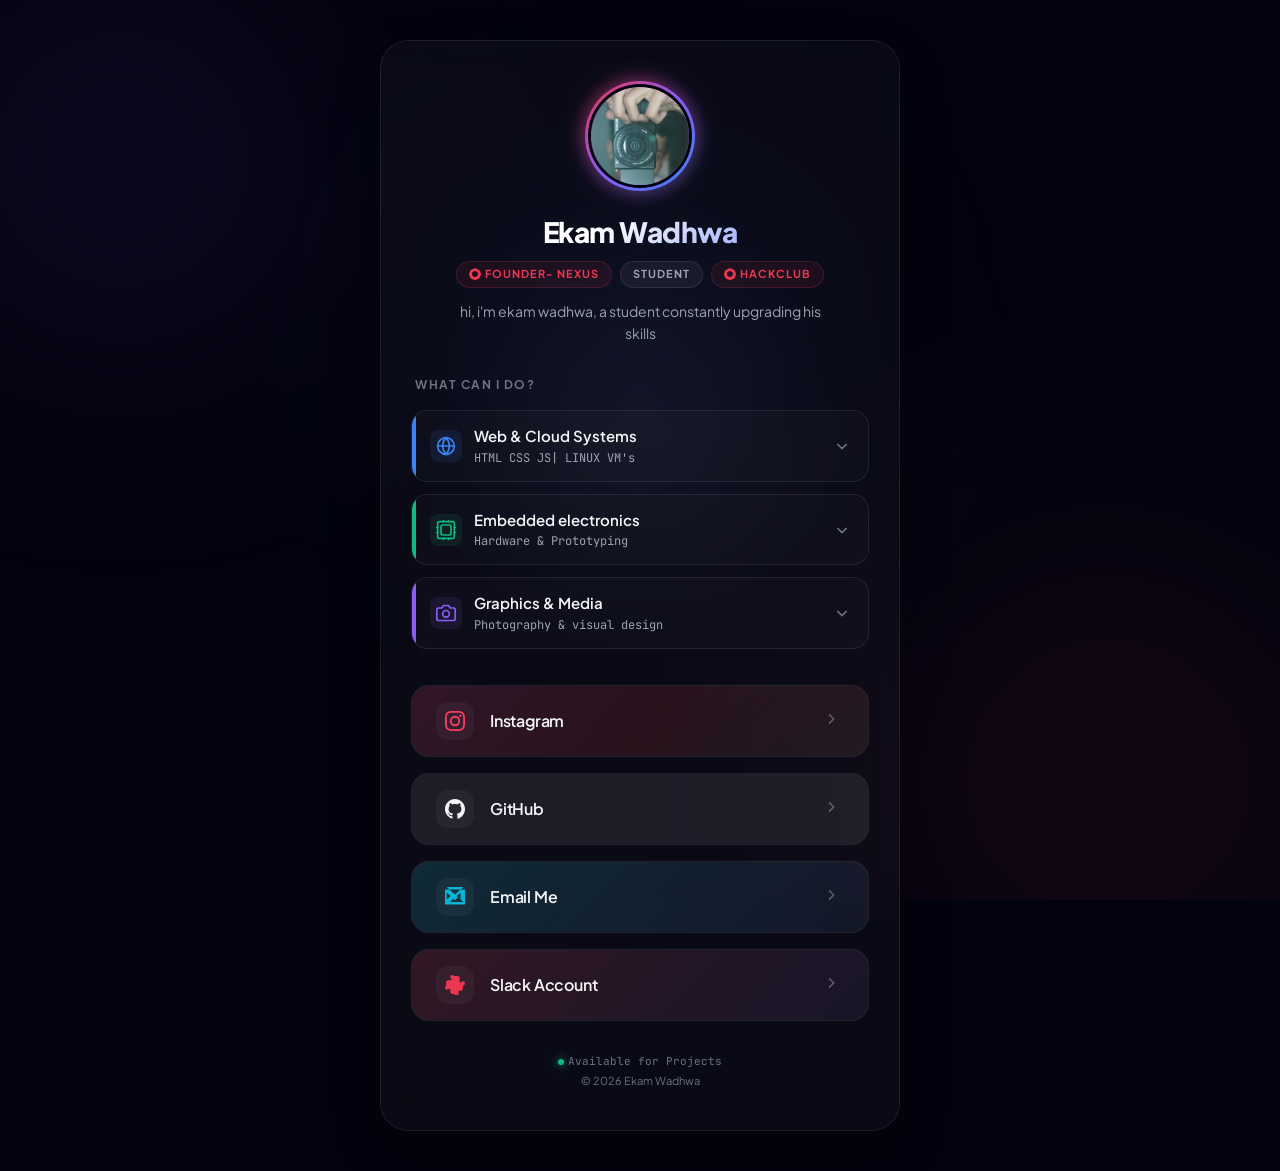
<file: index.html>
<!doctype html>
<html lang="en">
  <head>
    <meta charset="UTF-8" />
    <meta name="viewport" content="width=device-width, initial-scale=1.0" />
    <meta
      name="description"
      content="Ekam Wadhwa - Student, Maker, and Hack Clubber. Portfolio and social links for web development, embedded electronics, photography, and graphic design."
    />
    <meta name="author" content="Ekam Wadhwa" />
    <meta property="og:title" content="Ekam Wadhwa | Portfolio" />
    <meta
      property="og:description"
      content="Student & Maker specializing in web development, embedded electronics, and visual design."
    />
    <meta property="og:type" content="website" />

    <title>ekam.links</title>

    <!-- CSS Stylesheet -->
    <link rel="stylesheet" href="style.css" />
  </head>
  <body>
    <!-- Floating animated background blobs -->
    <div class="bg-glow-container" aria-hidden="true">
      <div class="glow-blob blob1"></div>
      <div class="glow-blob blob2"></div>
      <div class="glow-blob blob3"></div>
    </div>

    <!-- Interactive cursor background glow -->
    <div class="cursor-highlight" id="cursorHighlight" aria-hidden="true"></div>

    <!-- Main glass container -->
    <main class="portfolio-card" id="portfolioCard">
      <!-- Skeleton Loader (shows while loading) -->
      <div id="skeletonLoader" class="skeleton-container">
        <div class="skeleton-avatar"></div>
        <div class="skeleton-name"></div>
        <div class="skeleton-badges">
          <div class="skeleton-badge"></div>
          <div class="skeleton-badge"></div>
          <div class="skeleton-badge"></div>
        </div>
        <div class="skeleton-tagline"></div>
        
        <div class="skeleton-section-title"></div>
        <div class="skeleton-skills">
          <div class="skeleton-skill"></div>
          <div class="skeleton-skill"></div>
          <div class="skeleton-skill"></div>
        </div>
        
        <div class="skeleton-section-title"></div>
        <div class="skeleton-links">
          <div class="skeleton-link"></div>
          <div class="skeleton-link"></div>
          <div class="skeleton-link"></div>
          <div class="skeleton-link"></div>
        </div>
        
        <div class="skeleton-footer">
          <div class="skeleton-footer-line1"></div>
          <div class="skeleton-footer-line2"></div>
        </div>
      </div>

      <!-- Real Portfolio Content (hidden initially) -->
      <div id="portfolioContent" style="display: none; opacity: 0; transition: opacity 0.5s ease;">
        <!-- Profile Header -->
        <header class="profile-header">
          <div class="avatar-container">
            <div class="avatar-glow" id="avatarGlow"></div>
            <div class="avatar" id="avatarContainer">
              <!-- Local custom avatar -->
              <img
                id="avatarImg"
                src="avatar/avatar.png"
                alt="Avatar"
                style="width: 100%; height: 100%; object-fit: cover"
              />
            </div>
          </div>

          <h1 class="name" id="nameTitle">Ekam Wadhwa</h1>

          <div class="badge-row" id="badgeRow">
            <!-- Dynamic Badges -->
          </div>

          <p class="tagline" id="taglineText">
            hi, i'm ekam wadhwa, a student constantly upgrading his skills
          </p>
        </header>

        <!-- Interactive Skills Showcase -->
        <section class="skills-container" aria-label="Skills & Capabilities">
          <h2 class="section-title">What can I Do?</h2>
          <div class="skills-grid" id="skillsGrid">
            <!-- Dynamic Skills -->
          </div>
        </section>

        <!-- Social Links (Linktree Core) -->
        <section class="links-container" aria-label="Social Links" id="linksContainer">
          <!-- Dynamic Links -->
        </section>

        <!-- Footer -->
        <footer class="portfolio-footer" id="portfolioFooter">
          <!-- Dynamic Footer -->
        </footer>
      </div>
    </main>

    <!-- JS Logic -->
    <script src="script.js"></script>
  </body>
</html>
</file>
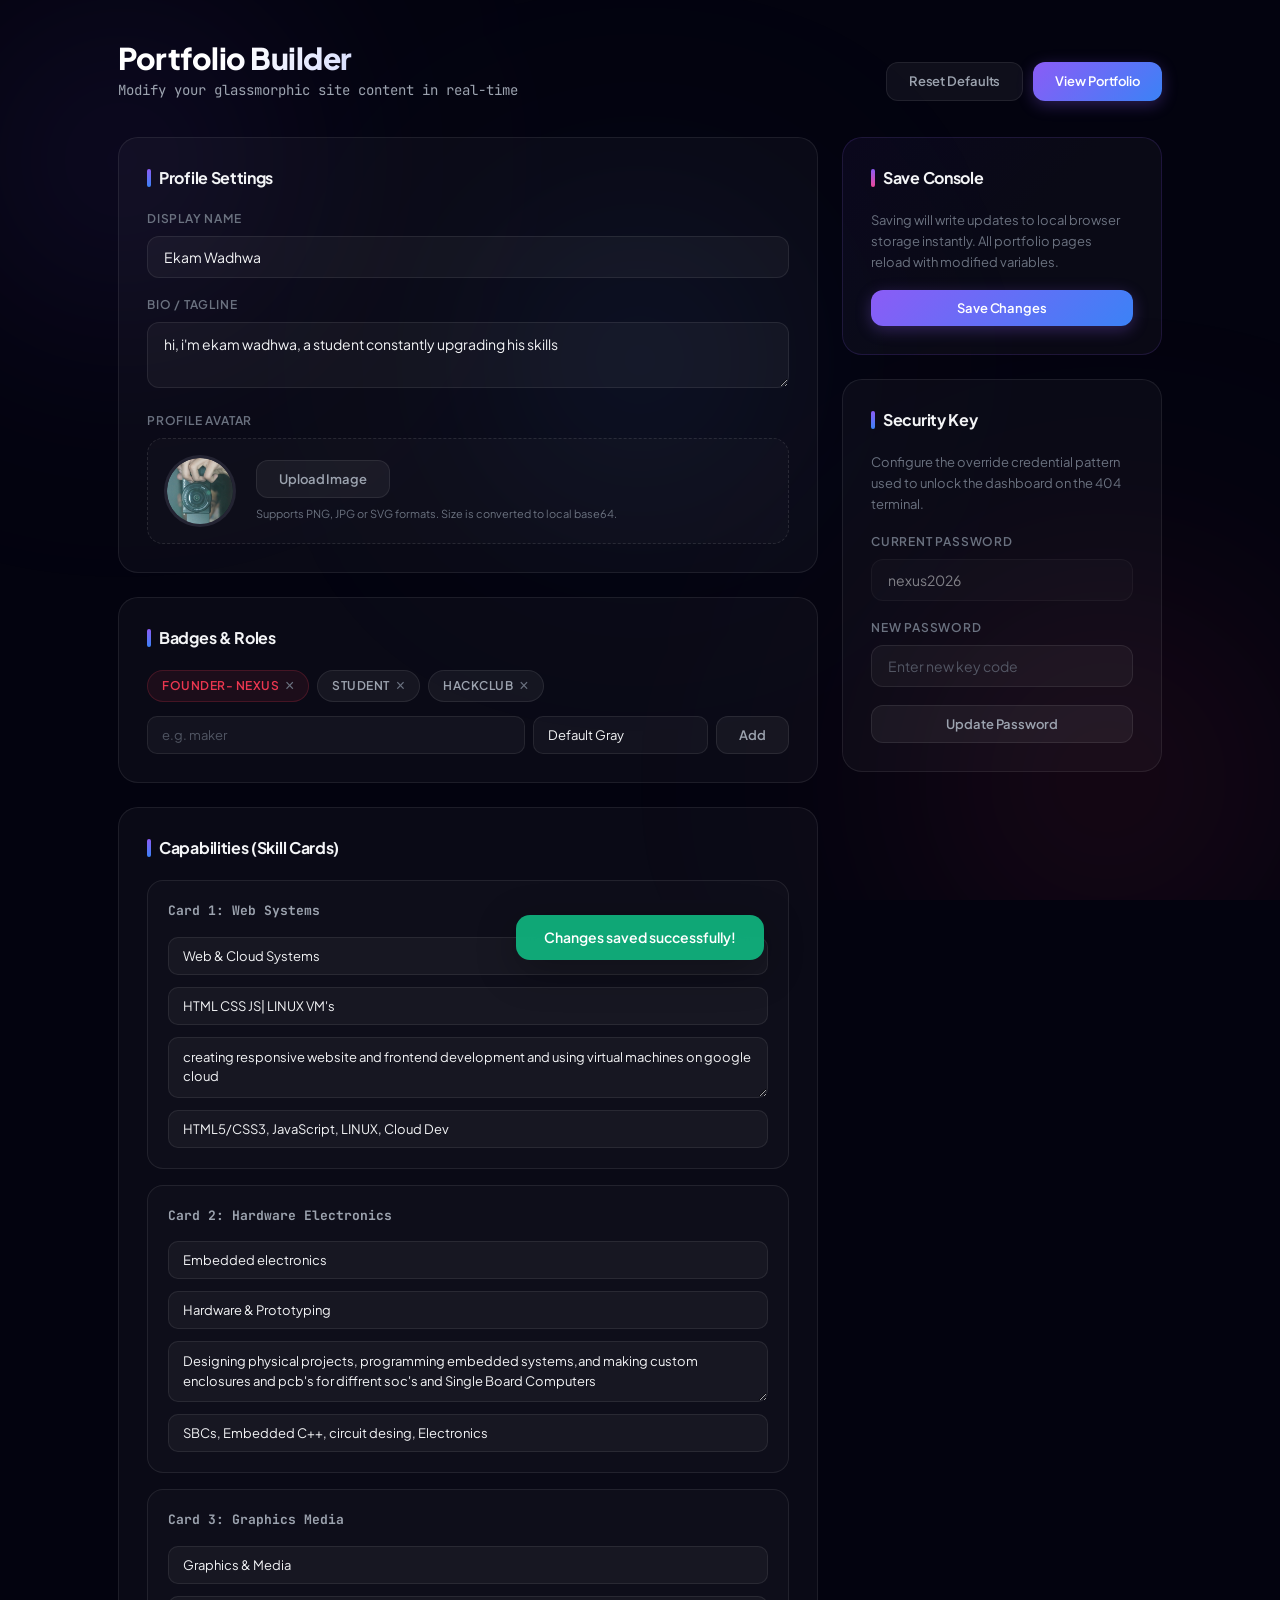
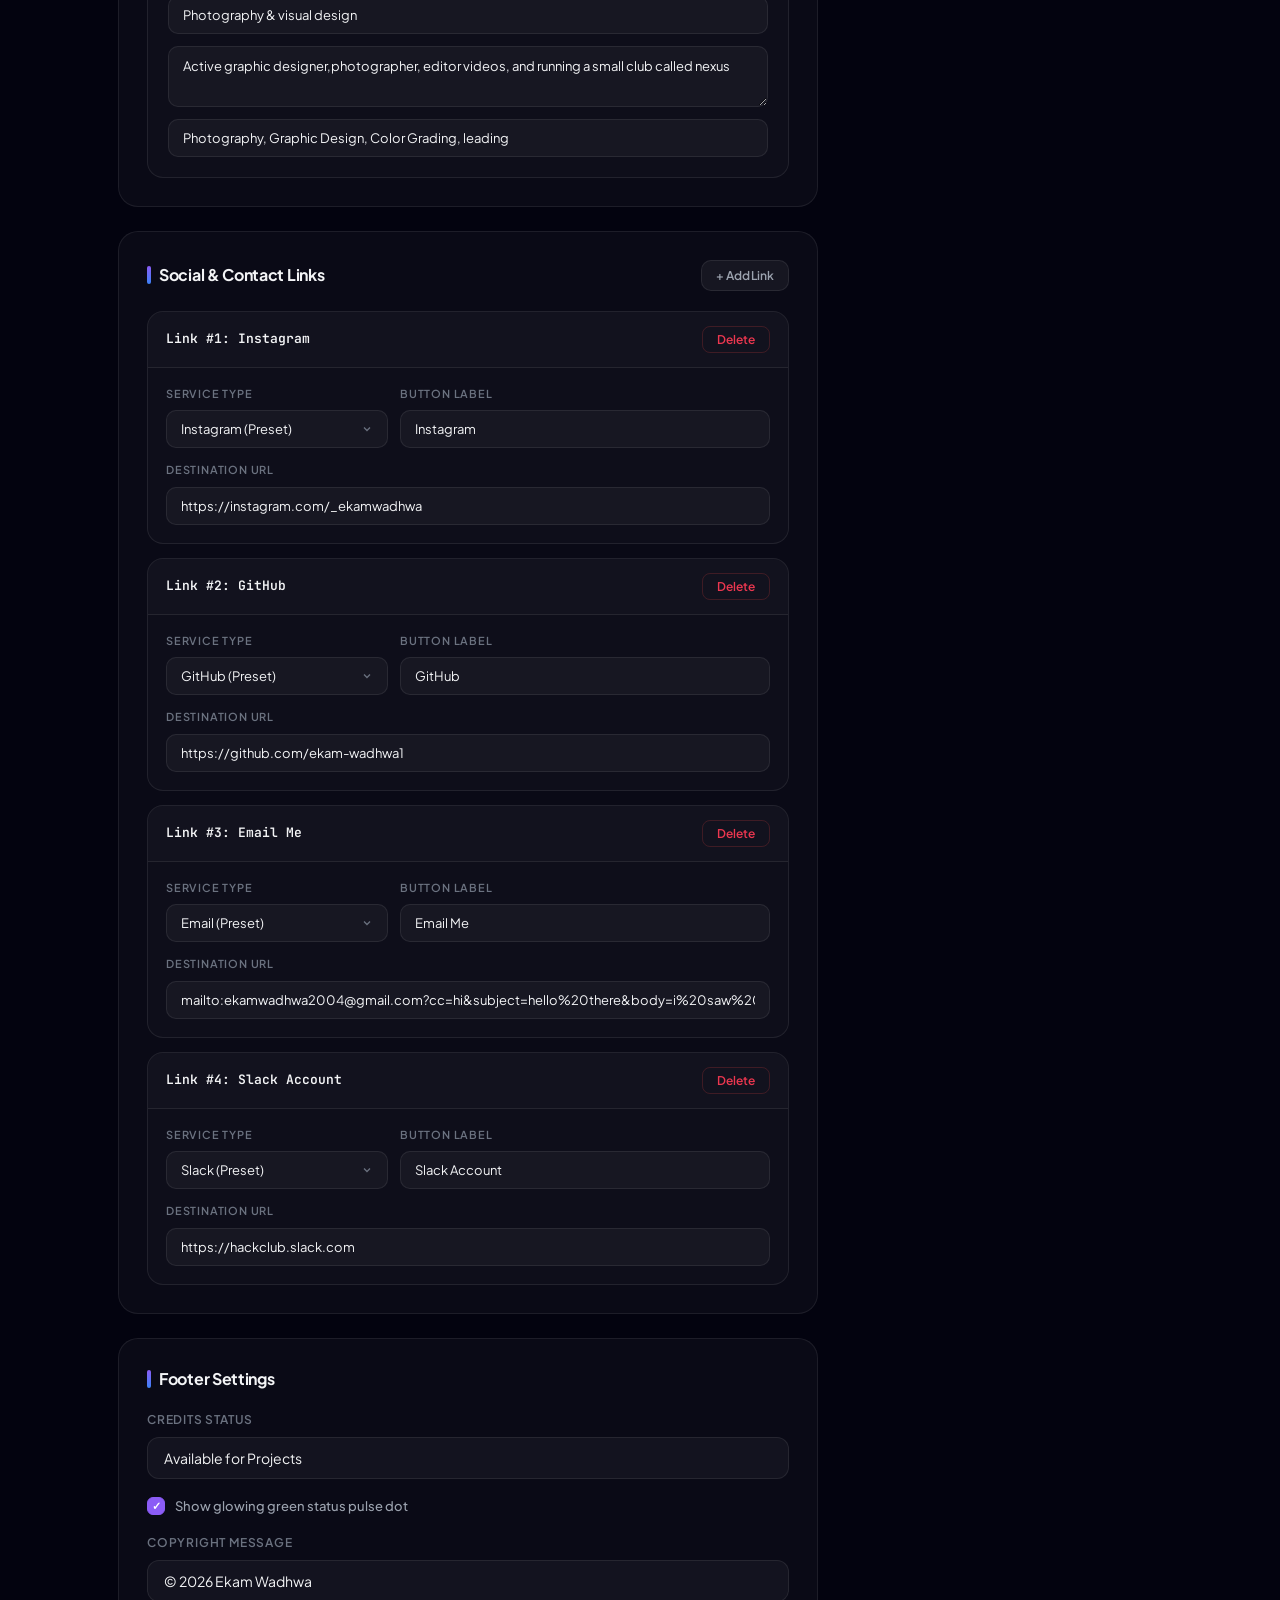
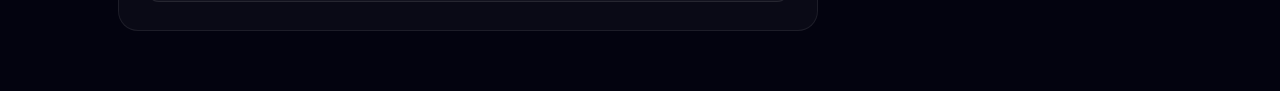
<file: edit.html>
<!doctype html>
<html lang="en">
  <head>
    <meta charset="UTF-8" />
    <meta name="viewport" content="width=device-width, initial-scale=1.0" />
    <title>Portfolio Console - Dashboard</title>
    <link rel="stylesheet" href="style.css" />
    <link rel="stylesheet" href="edit.css" />
  </head>
  <body>
    <!-- Floating background glow blobs -->
    <div class="bg-glow-container" aria-hidden="true">
      <div class="glow-blob blob1"></div>
      <div class="glow-blob blob2"></div>
      <div class="glow-blob blob3"></div>
    </div>

    <div class="editor-container">
      <header class="editor-header">
        <div>
          <h1 class="editor-title">Portfolio Builder</h1>
          <p class="editor-subtitle">Modify your glassmorphic site content in real-time</p>
        </div>
        <div class="header-actions">
          <button class="btn-secondary" onclick="resetToDefaults()">Reset Defaults</button>
          <a href="index.html" class="btn-primary">View Portfolio</a>
        </div>
      </header>

      <div class="editor-grid">
        <!-- Main Form Settings -->
        <main class="editor-main">
          
          <!-- Section 1: Profile -->
          <section class="settings-card">
            <h2 class="card-title">Profile Settings</h2>
            <div class="form-group">
              <label for="profileName">Display Name</label>
              <input type="text" id="profileName" placeholder="Ekam Wadhwa" />
            </div>
            <div class="form-group">
              <label for="profileTagline">Bio / Tagline</label>
              <textarea id="profileTagline" rows="2" placeholder="Tell visitors about yourself..."></textarea>
            </div>
            <div class="form-group">
              <label>Profile Avatar</label>
              <div class="avatar-upload-zone">
                <div class="avatar-preview-container">
                  <img id="avatarPreview" src="avatar/avatar.png" alt="Avatar Preview" />
                </div>
                <div class="upload-controls">
                  <input type="file" id="avatarFileInput" accept="image/*" style="display: none;" onchange="handleAvatarUpload(this)" />
                  <button class="btn-secondary" onclick="document.getElementById('avatarFileInput').click()">Upload Image</button>
                  <p class="upload-tip">Supports PNG, JPG or SVG formats. Size is converted to local base64.</p>
                </div>
              </div>
            </div>
          </section>

          <!-- Section 2: Badges -->
          <section class="settings-card">
            <h2 class="card-title">Badges & Roles</h2>
            <div class="badge-manager">
              <div class="badge-list" id="badgeList">
                <!-- Badges dynamically rendered here -->
              </div>
              <div class="add-badge-form">
                <input type="text" id="newBadgeText" placeholder="e.g. maker" />
                <select id="newBadgeType">
                  <option value="default">Default Gray</option>
                  <option value="hackclub">Hack Club Red (w/ Flag)</option>
                </select>
                <button class="btn-secondary" onclick="addBadge()">Add</button>
              </div>
            </div>
          </section>

          <!-- Section 3: Skills -->
          <section class="settings-card">
            <h2 class="card-title">Capabilities (Skill Cards)</h2>
            
            <div class="skill-tabs-container">
              <!-- Skill card forms -->
              <div class="skill-edit-box">
                <h3 class="skill-box-title">Card 1: Web Systems</h3>
                <input type="text" id="skill0Title" placeholder="Title" />
                <input type="text" id="skill0Subtitle" placeholder="Subtitle" />
                <textarea id="skill0Desc" placeholder="Description" rows="2"></textarea>
                <input type="text" id="skill0Tags" placeholder="Tags (comma-separated)" />
              </div>
              
              <div class="skill-edit-box">
                <h3 class="skill-box-title">Card 2: Hardware Electronics</h3>
                <input type="text" id="skill1Title" placeholder="Title" />
                <input type="text" id="skill1Subtitle" placeholder="Subtitle" />
                <textarea id="skill1Desc" placeholder="Description" rows="2"></textarea>
                <input type="text" id="skill1Tags" placeholder="Tags (comma-separated)" />
              </div>
              
              <div class="skill-edit-box">
                <h3 class="skill-box-title">Card 3: Graphics Media</h3>
                <input type="text" id="skill2Title" placeholder="Title" />
                <input type="text" id="skill2Subtitle" placeholder="Subtitle" />
                <textarea id="skill2Desc" placeholder="Description" rows="2"></textarea>
                <input type="text" id="skill2Tags" placeholder="Tags (comma-separated)" />
              </div>
            </div>
          </section>

          <!-- Section 4: Social Links -->
          <section class="settings-card">
            <div class="section-header-flex">
              <h2 class="card-title">Social & Contact Links</h2>
              <button class="btn-secondary btn-sm" onclick="addLinkBlock()">+ Add Link</button>
            </div>
            <div class="links-list-manager" id="linksList">
              <!-- Links dynamically rendered here -->
            </div>
          </section>

          <!-- Section 5: Footer settings -->
          <section class="settings-card">
            <h2 class="card-title">Footer Settings</h2>
            <div class="form-group">
              <label for="footerCredits">Credits Status</label>
              <input type="text" id="footerCredits" placeholder="e.g. Available for Projects" />
            </div>
            <div class="form-group checkbox-group">
              <input type="checkbox" id="footerPulseDot" />
              <label for="footerPulseDot">Show glowing green status pulse dot</label>
            </div>
            <div class="form-group">
              <label for="footerCopyright">Copyright Message</label>
              <input type="text" id="footerCopyright" placeholder="e.g. &copy; 2026 Ekam Wadhwa" />
            </div>
          </section>

        </main>

        <!-- Sidebar Actions & Configurations -->
        <aside class="editor-sidebar">
          
          <!-- Save Console Panel -->
          <div class="settings-card save-panel">
            <h2 class="card-title">Save Console</h2>
            <p class="sidebar-text">Saving will write updates to local browser storage instantly. All portfolio pages reload with modified variables.</p>
            <button class="btn-primary w-full text-center" onclick="savePortfolioState()">Save Changes</button>
          </div>

          <!-- Password Settings -->
          <div class="settings-card">
            <h2 class="card-title">Security Key</h2>
            <p class="sidebar-text">Configure the override credential pattern used to unlock the dashboard on the 404 terminal.</p>
            <div class="form-group">
              <label for="currentPassword">Current Password</label>
              <input type="text" id="currentPassword" readonly class="input-disabled" />
            </div>
            <div class="form-group">
              <label for="newPassword">New Password</label>
              <input type="text" id="newPassword" placeholder="Enter new key code" />
            </div>
            <button class="btn-secondary w-full" onclick="changePassword()">Update Password</button>
          </div>

        </aside>
      </div>
    </div>

    <!-- Floating toast banner notification -->
    <div class="toast" id="toastMessage">Changes saved successfully!</div>

    <script>
      const DEFAULT_AVATAR = "avatar/avatar.png";

      // Fallback state structure matching script.js
      const DEFAULT_STATE = {
        name: "Ekam Wadhwa",
        tagline: "hi, i'm ekam wadhwa, a student constantly upgrading his skills",
        avatar: DEFAULT_AVATAR,
        badges: [
          { text: "founder- nexus", type: "hackclub" },
          { text: "student", type: "default" },
          { text: "hackclub", type: "default" }
        ],
        skillsTitle: "What can I Do?",
        skills: [
          {
            id: "web",
            title: "Web & Cloud Systems",
            subtitle: "HTML CSS JS| LINUX VM's",
            description: "creating responsive website and frontend development and using virtual machines on google cloud",
            tags: ["HTML5/CSS3", "JavaScript", "LINUX", "Cloud Dev"],
            class: "web",
            icon: `<svg width="20" height="20" fill="none" stroke="currentColor" stroke-width="2" stroke-linecap="round" stroke-linejoin="round" viewBox="0 0 24 24"><circle cx="12" cy="12" r="10"></circle><line x1="2" y1="12" x2="22" y2="12"></line><path d="M12 2a15.3 15.3 0 0 1 4 10 15.3 15.3 0 0 1-4 10 15.3 15.3 0 0 1-4-10 15.3 15.3 0 0 1 4-10z"></path></svg>`
          },
          {
            id: "hardware",
            title: "Embedded electronics",
            subtitle: "Hardware & Prototyping",
            description: "Designing physical projects, programming embedded systems,and making custom enclosures and pcb's for diffrent soc's and Single Board Computers",
            tags: ["SBCs", "Embedded C++", "circuit desing", "Electronics"],
            class: "hardware",
            icon: `<svg width="20" height="20" fill="none" stroke="currentColor" stroke-width="2" stroke-linecap="round" stroke-linejoin="round" viewBox="0 0 24 24"><rect x="2" y="2" width="20" height="20" rx="2" ry="2"></rect><rect x="6" y="6" width="12" height="12" rx="2" ry="2"></rect><line x1="9" y1="1" x2="9" y2="2"></line><line x1="15" y1="1" x2="15" y2="2"></line><line x1="9" y1="22" x2="9" y2="23"></line><line x1="15" y1="22" x2="15" y2="23"></line><line x1="22" y1="9" x2="23" y2="9"></line><line x1="22" y1="15" x2="23" y2="15"></line><line x1="1" y1="9" x2="2" y2="9"></line><line x1="1" y1="15" x2="2" y2="15"></line></svg>`
          },
          {
            id: "design",
            title: "Graphics & Media",
            subtitle: "Photography & visual design",
            description: "Active graphic designer,photographer, editor videos, and running a small club called nexus",
            tags: ["Photography", "Graphic Design", "Color Grading", "leading"],
            class: "design",
            icon: `<svg width="20" height="20" fill="none" stroke="currentColor" stroke-width="2" stroke-linecap="round" stroke-linejoin="round" viewBox="0 0 24 24"><path d="M23 19a2 2 0 0 1-2 2H3a2 2 0 0 1-2-2V8a2 2 0 0 1 2-2h4l2-3h6l2 3h4a2 2 0 0 1 2 2z"></path><circle cx="12" cy="13" r="4"></circle></svg>`
          }
        ],
        links: [
          {
            id: "insta",
            text: "Instagram",
            url: "https://instagram.com/_ekamwadhwa",
            type: "instagram",
            icon: "instagram"
          },
          {
            id: "github",
            text: "GitHub",
            url: "https://github.com/ekam-wadhwa1",
            type: "github",
            icon: "github"
          },
          {
            id: "email",
            text: "Email Me",
            url: "mailto:ekamwadhwa2004@gmail.com?",
            type: "email",
            icon: "email"
          },
          {
            id: "slack",
            text: "Slack Account",
            url: "https://hackclub.slack.com",
            type: "slack",
            icon: "slack"
          }
        ],
        footer: {
          credits: "Available for Projects",
          copyright: "© 2026 Ekam Wadhwa",
          pulseDot: true
        }
      };

      let state = {};

      // Initialize dashboard inputs from LocalStorage state
      function loadDashboard() {
        const stored = localStorage.getItem('portfolioState');
        if (stored) {
          try {
            state = JSON.parse(stored);
            if (!state.avatar || state.avatar === "avatar.png") {
              state.avatar = DEFAULT_AVATAR;
              localStorage.setItem('portfolioState', JSON.stringify(state));
            }
          } catch(e) {
            state = JSON.parse(JSON.stringify(DEFAULT_STATE));
          }
        } else {
          state = JSON.parse(JSON.stringify(DEFAULT_STATE));
        }

        // Profile mapping
        document.getElementById('profileName').value = state.name || '';
        document.getElementById('profileTagline').value = state.tagline || '';
        document.getElementById('avatarPreview').src = state.avatar || DEFAULT_AVATAR;

        // Security code
        document.getElementById('currentPassword').value = localStorage.getItem('portfolioPassword') || 'nexus2026';

        // Badges mapping
        renderBadgesList();

        // Skills mapping
        for(let i=0; i<3; i++) {
          if (state.skills && state.skills[i]) {
            document.getElementById(`skill${i}Title`).value = state.skills[i].title || '';
            document.getElementById(`skill${i}Subtitle`).value = state.skills[i].subtitle || '';
            document.getElementById(`skill${i}Desc`).value = state.skills[i].description || '';
            document.getElementById(`skill${i}Tags`).value = (state.skills[i].tags || []).join(', ');
          }
        }

        // Links list mapping
        renderLinksList();

        // Footer mapping
        if (state.footer) {
          document.getElementById('footerCredits').value = state.footer.credits || '';
          document.getElementById('footerPulseDot').checked = !!state.footer.pulseDot;
          document.getElementById('footerCopyright').value = state.footer.copyright || '';
        }
      }

      // Badges builder UI
      function renderBadgesList() {
        const badgeList = document.getElementById('badgeList');
        badgeList.innerHTML = '';
        if (!state.badges || state.badges.length === 0) {
          badgeList.innerHTML = `<p class="empty-tip text-muted">No badges added yet.</p>`;
          return;
        }
        state.badges.forEach((b, idx) => {
          const chip = document.createElement('div');
          chip.className = `badge-chip ${b.type === 'hackclub' ? 'badge-hackclub' : ''}`;
          chip.innerHTML = `
            <span>${b.text}</span>
            <button onclick="removeBadge(${idx})">&times;</button>
          `;
          badgeList.appendChild(chip);
        });
      }

      function addBadge() {
        const input = document.getElementById('newBadgeText');
        const select = document.getElementById('newBadgeType');
        const text = input.value.trim();
        if (!text) return;
        
        if (!state.badges) state.badges = [];
        state.badges.push({ text: text, type: select.value });
        input.value = '';
        
        renderBadgesList();
      }

      function removeBadge(idx) {
        state.badges.splice(idx, 1);
        renderBadgesList();
      }

      // Avatar conversion to base64 data url
      function handleAvatarUpload(input) {
        if (input.files && input.files[0]) {
          const reader = new FileReader();
          reader.onload = function(e) {
            state.avatar = e.target.result;
            document.getElementById('avatarPreview').src = e.target.result;
          }
          reader.readAsDataURL(input.files[0]);
        }
      }

      // Links builder UI
      function renderLinksList() {
        const listDiv = document.getElementById('linksList');
        listDiv.innerHTML = '';
        if (!state.links || state.links.length === 0) {
          listDiv.innerHTML = `<p class="empty-tip text-muted">No links configured.</p>`;
          return;
        }

        state.links.forEach((link, idx) => {
          const block = document.createElement('div');
          block.className = 'link-edit-block';
          
          const isPreset = ['instagram', 'github', 'email', 'slack'].includes(link.type ? link.type.toLowerCase() : '');
          
          block.innerHTML = `
            <div class="link-edit-header">
              <span class="link-index-title">Link #${idx + 1}: ${link.text || 'Unnamed'}</span>
              <button class="btn-remove-link" onclick="removeLink(${idx})">Delete</button>
            </div>
            <div class="link-edit-fields">
              <div class="form-group-flex">
                <div class="form-group select-wrap">
                  <label>Service Type</label>
                  <select onchange="updateLinkType(${idx}, this.value)" class="link-type-select">
                    <option value="instagram" ${link.type === 'instagram' ? 'selected' : ''}>Instagram (Preset)</option>
                    <option value="github" ${link.type === 'github' ? 'selected' : ''}>GitHub (Preset)</option>
                    <option value="email" ${link.type === 'email' ? 'selected' : ''}>Email (Preset)</option>
                    <option value="slack" ${link.type === 'slack' ? 'selected' : ''}>Slack (Preset)</option>
                    <option value="custom" ${!isPreset ? 'selected' : ''}>Custom/Other Website</option>
                  </select>
                </div>
                <div class="form-group flex-2">
                  <label>Button Label</label>
                  <input type="text" value="${link.text || ''}" oninput="updateLinkText(${idx}, this.value)" placeholder="e.g. LinkedIn" />
                </div>
              </div>
              <div class="form-group">
                <label>Destination URL</label>
                <input type="text" value="${link.url || ''}" oninput="updateLinkUrl(${idx}, this.value)" placeholder="e.g. https://linkedin.com/in/..." />
              </div>
              
              <!-- Custom Styling overrides (visible if type is custom) -->
              <div class="custom-link-fields" style="display: ${!isPreset ? 'block' : 'none'};">
                <div class="form-group-flex">
                  <div class="form-group">
                    <label>Icon</label>
                    <select onchange="updateLinkIconPreset(${idx}, this.value)">
                      <option value="globe" ${link.icon === 'globe' ? 'selected' : ''}>Globe (Default)</option>
                      <option value="instagram" ${link.icon === 'instagram' ? 'selected' : ''}>Instagram Icon</option>
                      <option value="github" ${link.icon === 'github' ? 'selected' : ''}>GitHub Icon</option>
                      <option value="email" ${link.icon === 'email' ? 'selected' : ''}>Mail Envelope</option>
                      <option value="slack" ${link.icon === 'slack' ? 'selected' : ''}>Slack Logo</option>
                      <option value="custom" ${link.customIcon ? 'selected' : ''}>Upload Custom Icon</option>
                    </select>
                  </div>
                  
                  <div class="form-group file-icon-upload" style="display: ${link.icon === 'custom' || link.customIcon ? 'block' : 'none'};">
                    <label>Icon File</label>
                    <input type="file" accept="image/*" onchange="handleLinkIconUpload(event, ${idx})" />
                  </div>
                </div>

                <div class="custom-style-colors">
                  <div class="form-group-color">
                    <label>Text Color</label>
                    <input type="color" value="${link.textColor || '#ffffff'}" onchange="updateLinkStyle(${idx}, 'textColor', this.value)" />
                  </div>
                  <div class="form-group-color">
                    <label>Hover Border</label>
                    <input type="color" value="${rgbaToHex(link.borderColor) || '#ffffff'}" onchange="updateLinkColorStyle(${idx}, 'borderColor', this.value, 0.5)" />
                  </div>
                  <div class="form-group-color">
                    <label>Glow Shadow</label>
                    <input type="color" value="${rgbaToHex(link.glowColor) || '#3b82f6'}" onchange="updateLinkColorStyle(${idx}, 'glowColor', this.value, 0.4)" />
                  </div>
                </div>
              </div>
            </div>
          `;
          listDiv.appendChild(block);
        });
      }

      // Helper function to convert RGB/RGBA color inputs back to Hex
      function rgbaToHex(rgba) {
        if (!rgba) return '#ffffff';
        if (rgba.startsWith('#')) return rgba;
        const parts = rgba.match(/^rgba?\((\d+),\s*(\d+),\s*(\d+)(?:,\s*([\d.]+))?\)$/);
        if (!parts) return '#ffffff';
        const r = parseInt(parts[1]).toString(16).padStart(2, '0');
        const g = parseInt(parts[2]).toString(16).padStart(2, '0');
        const b = parseInt(parts[3]).toString(16).padStart(2, '0');
        return `#${r}${g}${b}`;
      }

      function addLinkBlock() {
        if (!state.links) state.links = [];
        state.links.push({
          id: 'link_' + Date.now(),
          text: 'New Link',
          url: 'https://',
          type: 'custom',
          icon: 'globe',
          textColor: '#ffffff',
          borderColor: 'rgba(255, 255, 255, 0.2)',
          glowColor: 'rgba(255, 255, 255, 0.1)',
          bgColor: 'rgba(255, 255, 255, 0.03)'
        });
        renderLinksList();
      }

      function removeLink(idx) {
        state.links.splice(idx, 1);
        renderLinksList();
      }

      function updateLinkText(idx, val) {
        state.links[idx].text = val;
      }

      function updateLinkUrl(idx, val) {
        state.links[idx].url = val;
      }

      function updateLinkType(idx, val) {
        state.links[idx].type = val;
        // Reset defaults on service switch
        if (val !== 'custom') {
          state.links[idx].icon = val;
          delete state.links[idx].customIcon;
          delete state.links[idx].borderColor;
          delete state.links[idx].glowColor;
          delete state.links[idx].textColor;
        } else {
          state.links[idx].icon = 'globe';
          state.links[idx].textColor = '#ffffff';
          state.links[idx].borderColor = 'rgba(255, 255, 255, 0.2)';
          state.links[idx].glowColor = 'rgba(255, 255, 255, 0.1)';
        }
        renderLinksList();
      }

      function updateLinkIconPreset(idx, val) {
        state.links[idx].icon = val;
        if (val !== 'custom') {
          delete state.links[idx].customIcon;
        }
        renderLinksList();
      }

      function handleLinkIconUpload(event, idx) {
        const file = event.target.files[0];
        if (file) {
          const reader = new FileReader();
          reader.onload = function(e) {
            state.links[idx].customIcon = e.target.result;
          };
          reader.readAsDataURL(file);
        }
      }

      function updateLinkStyle(idx, key, val) {
        state.links[idx][key] = val;
      }

      function hexToRgba(hex, alpha) {
        const r = parseInt(hex.slice(1, 3), 16);
        const g = parseInt(hex.slice(3, 5), 16);
        const b = parseInt(hex.slice(5, 7), 16);
        return `rgba(${r}, ${g}, ${b}, ${alpha})`;
      }

      function updateLinkColorStyle(idx, key, hexVal, alpha) {
        state.links[idx][key] = hexToRgba(hexVal, alpha);
      }

      // Password Manager
      function changePassword() {
        const newPass = document.getElementById('newPassword').value.trim();
        if (!newPass) {
          showToast("Password cannot be blank!", true);
          return;
        }
        localStorage.setItem('portfolioPassword', newPass);
        document.getElementById('currentPassword').value = newPass;
        document.getElementById('newPassword').value = '';
        showToast("Access password updated!");
      }

      // State Save Action
      function savePortfolioState() {
        // Build state object values
        state.name = document.getElementById('profileName').value.trim();
        state.tagline = document.getElementById('profileTagline').value.trim();

        // Re-compile skill card data
        if (!state.skills) state.skills = [];
        for(let i=0; i<3; i++) {
          if (!state.skills[i]) {
            state.skills[i] = { id: i===0 ? 'web' : i===1 ? 'hardware' : 'design', class: i===0 ? 'web' : i===1 ? 'hardware' : 'design' };
          }
          state.skills[i].title = document.getElementById(`skill${i}Title`).value.trim();
          state.skills[i].subtitle = document.getElementById(`skill${i}Subtitle`).value.trim();
          state.skills[i].description = document.getElementById(`skill${i}Desc`).value.trim();
          state.skills[i].tags = document.getElementById(`skill${i}Tags`).value.split(',').map(t => t.trim()).filter(t => t);
        }

        // Footer mapping
        if (!state.footer) state.footer = {};
        state.footer.credits = document.getElementById('footerCredits').value.trim();
        state.footer.pulseDot = document.getElementById('footerPulseDot').checked;
        state.footer.copyright = document.getElementById('footerCopyright').value.trim();

        // Write to localstorage
        localStorage.setItem('portfolioState', JSON.stringify(state));
        showToast("All changes saved successfully!");
      }

      // Toast notification helper
      function showToast(message, isError = false) {
        const toast = document.getElementById('toastMessage');
        toast.textContent = message;
        toast.style.background = isError ? "rgba(239, 68, 68, 0.9)" : "rgba(16, 185, 129, 0.9)";
        toast.className = "toast show";
        setTimeout(() => {
          toast.className = "toast";
        }, 3000);
      }

      // Reset action
      function resetToDefaults() {
        if (confirm("Are you sure you want to revert all edits back to defaults? This will erase custom avatar/links settings.")) {
          localStorage.removeItem('portfolioState');
          loadDashboard();
          showToast("Portfolio variables reset to default.");
        }
      }

      // Key shortcut check: Ctrl+Alt+Shift redirects back to 404
      window.addEventListener('keydown', (e) => {
        if (e.altKey && e.ctrlKey && e.shiftKey) {
          e.preventDefault();
          window.location.href = '404.html';
        }
      });

      // Init on load
      window.onload = loadDashboard;
    </script>
  </body>
</html>
</file>
<file: style.css>
@import url('https://fonts.googleapis.com/css2?family=Plus+Jakarta+Sans:wght@300;400;500;600;700;800&family=JetBrains+Mono:wght@400;500;600&display=swap');

:root {
  --bg-color: #03030f;
  --card-bg: rgba(255, 255, 255, 0.03);
  --card-border: rgba(255, 255, 255, 0.08);
  --card-hover-border: rgba(255, 255, 255, 0.2);
  --text-primary: #f3f4f6;
  --text-secondary: #9ca3af;
  --text-muted: #6b7280;
  
  /* Brand/Skill Colors */
  --color-hackclub: #ec3750;
  --color-web: #3b82f6;
  --color-hardware: #10b981;
  --color-design: #8b5cf6;
  
  /* Social Gradients & Glows */
  --glow-instagram: rgba(225, 48, 108, 0.4);
  --glow-github: rgba(255, 255, 255, 0.15);
  --glow-email: rgba(6, 182, 212, 0.4);
  --glow-slack: rgba(236, 55, 80, 0.4); /* Hack Club / Slack vibe */
  
  /* Transitions */
  --transition-smooth: all 0.4s cubic-bezier(0.16, 1, 0.3, 1);
  --transition-fast: all 0.2s cubic-bezier(0.16, 1, 0.3, 1);
}

* {
  box-sizing: border-box;
  margin: 0;
  padding: 0;
}

body {
  font-family: 'Plus Jakarta Sans', -apple-system, BlinkMacSystemFont, "Segoe UI", Roboto, Helvetica, Arial, sans-serif;
  background-color: var(--bg-color);
  color: var(--text-primary);
  min-height: 100vh;
  display: flex;
  justify-content: center;
  align-items: center;
  overflow-x: hidden;
  position: relative;
  line-height: 1.5;
  -webkit-font-smoothing: antialiased;
}

/* Background floating glow blobs */
.bg-glow-container {
  position: fixed;
  top: 0;
  left: 0;
  width: 100vw;
  height: 100vh;
  z-index: -2;
  overflow: hidden;
  pointer-events: none;
}

.glow-blob {
  position: absolute;
  border-radius: 50%;
  filter: blur(100px);
  opacity: 0.15;
  mix-blend-mode: screen;
  animation: float 20s infinite alternate ease-in-out;
}

.blob1 {
  width: 500px;
  height: 500px;
  background: radial-gradient(circle, rgba(139,92,246,0.8) 0%, rgba(0,0,0,0) 70%);
  top: -10%;
  left: -10%;
  animation-duration: 25s;
}

.blob2 {
  width: 600px;
  height: 600px;
  background: radial-gradient(circle, rgba(236,55,80,0.8) 0%, rgba(0,0,0,0) 70%);
  bottom: -20%;
  right: -10%;
  animation-duration: 30s;
  animation-delay: -5s;
}

.blob3 {
  width: 400px;
  height: 400px;
  background: radial-gradient(circle, rgba(59,130,246,0.8) 0%, rgba(0,0,0,0) 70%);
  top: 40%;
  left: 50%;
  transform: translate(-50%, -50%);
  animation-duration: 22s;
  animation-delay: -10s;
}

@keyframes float {
  0% {
    transform: translate(0, 0) scale(1);
  }
  50% {
    transform: translate(40px, -60px) scale(1.1);
  }
  100% {
    transform: translate(-20px, 30px) scale(0.95);
  }
}

/* Custom cursor tracker highlight background */
.cursor-highlight {
  position: fixed;
  top: 0;
  left: 0;
  width: 100vw;
  height: 100vh;
  z-index: -1;
  pointer-events: none;
  background: radial-gradient(
    600px circle at var(--mouse-x, 50%) var(--mouse-y, 50%),
    rgba(255, 255, 255, 0.03),
    transparent 40%
  );
}

/* Glass Card Portfolio Container */
.portfolio-card {
  width: 100%;
  max-width: 520px;
  padding: 40px 30px;
  margin: 40px 20px;
  background: var(--card-bg);
  border: 1px solid var(--card-border);
  border-radius: 28px;
  backdrop-filter: blur(20px);
  -webkit-backdrop-filter: blur(20px);
  box-shadow: 0 20px 50px rgba(0, 0, 0, 0.3);
  text-align: center;
  position: relative;
  z-index: 10;
  animation: cardFadeIn 1s cubic-bezier(0.16, 1, 0.3, 1) forwards;
}

@keyframes cardFadeIn {
  from {
    opacity: 0;
    transform: translateY(30px);
  }
  to {
    opacity: 1;
    transform: translateY(0);
  }
}

/* Profile Section */
.profile-header {
  margin-bottom: 32px;
  display: flex;
  flex-direction: column;
  align-items: center;
}

.avatar-container {
  position: relative;
  width: 110px;
  height: 110px;
  margin-bottom: 20px;
  border-radius: 50%;
  padding: 3px;
  background: linear-gradient(135deg, var(--color-hackclub), var(--color-design), var(--color-web));
  box-shadow: 0 0 20px rgba(236, 55, 80, 0.2);
}

.avatar {
  width: 100%;
  height: 100%;
  border-radius: 50%;
  background: #111122;
  display: flex;
  justify-content: center;
  align-items: center;
  overflow: hidden;
  border: 3px solid #03030f;
}

.avatar svg {
  width: 55%;
  height: 55%;
  fill: #fff;
  opacity: 0.95;
}

.avatar-glow {
  position: absolute;
  top: 0;
  left: 0;
  width: 100%;
  height: 100%;
  border-radius: 50%;
  background: linear-gradient(135deg, var(--color-hackclub), var(--color-design), var(--color-web));
  filter: blur(10px);
  z-index: -1;
  opacity: 0.6;
  animation: rotateGlow 8s linear infinite;
}

@keyframes rotateGlow {
  100% {
    transform: rotate(360deg);
  }
}

.name {
  font-size: 28px;
  font-weight: 800;
  letter-spacing: -0.5px;
  background: linear-gradient(135deg, #ffffff 30%, #a5b4fc 100%);
  -webkit-background-clip: text;
  -webkit-text-fill-color: transparent;
  margin-bottom: 8px;
}

/* Hack Club Member Badge style */
.badge-row {
  display: flex;
  justify-content: center;
  gap: 8px;
  margin-bottom: 12px;
  flex-wrap: wrap;
}

.badge {
  font-size: 11px;
  font-weight: 700;
  text-transform: uppercase;
  letter-spacing: 1px;
  padding: 4px 12px;
  border-radius: 20px;
  background: rgba(255, 255, 255, 0.05);
  border: 1px solid rgba(255, 255, 255, 0.08);
  color: var(--text-secondary);
  display: inline-flex;
  align-items: center;
  gap: 4px;
}

.badge.hackclub {
  color: var(--color-hackclub);
  border-color: rgba(236, 55, 80, 0.2);
  background: rgba(236, 55, 80, 0.08);
}

.badge.hackclub svg {
  fill: currentColor;
  width: 12px;
  height: 12px;
}

.tagline {
  font-size: 14px;
  color: var(--text-secondary);
  max-width: 380px;
  margin: 0 auto;
  line-height: 1.6;
}

/* Interactive Skills Grid */
.skills-container {
  margin-bottom: 36px;
  text-align: left;
}

.section-title {
  font-size: 12px;
  font-weight: 700;
  text-transform: uppercase;
  letter-spacing: 1.5px;
  color: var(--text-muted);
  margin-bottom: 16px;
  padding-left: 4px;
  display: flex;
  align-items: center;
  justify-content: space-between;
}

.skills-grid {
  display: grid;
  grid-template-columns: 1fr;
  gap: 12px;
}

.skill-card {
  background: rgba(255, 255, 255, 0.02);
  border: 1px solid var(--card-border);
  border-radius: 16px;
  padding: 14px 18px;
  cursor: pointer;
  transition: var(--transition-smooth);
  position: relative;
  overflow: hidden;
}

.skill-card::before {
  content: '';
  position: absolute;
  top: 0;
  left: 0;
  width: 4px;
  height: 100%;
  background: transparent;
  transition: var(--transition-smooth);
}

.skill-card.web::before { background: var(--color-web); }
.skill-card.hardware::before { background: var(--color-hardware); }
.skill-card.design::before { background: var(--color-design); }

.skill-card:hover {
  background: rgba(255, 255, 255, 0.04);
  border-color: var(--card-hover-border);
  transform: translateY(-2px);
}

.skill-header {
  display: flex;
  justify-content: space-between;
  align-items: center;
}

.skill-title-block {
  display: flex;
  align-items: center;
  gap: 12px;
}

.skill-icon-wrap {
  width: 32px;
  height: 32px;
  border-radius: 8px;
  display: flex;
  align-items: center;
  justify-content: center;
  background: rgba(255, 255, 255, 0.04);
  color: var(--text-primary);
}

.skill-card.web .skill-icon-wrap { color: var(--color-web); background: rgba(59,130,246,0.1); }
.skill-card.hardware .skill-icon-wrap { color: var(--color-hardware); background: rgba(16,185,129,0.1); }
.skill-card.design .skill-icon-wrap { color: var(--color-design); background: rgba(139,92,246,0.1); }

.skill-title {
  font-size: 15px;
  font-weight: 600;
  color: var(--text-primary);
}

.skill-subtitle {
  font-size: 12px;
  color: var(--text-secondary);
  font-family: 'JetBrains Mono', monospace;
  margin-top: 1px;
}

.skill-chevron {
  color: var(--text-muted);
  transition: var(--transition-smooth);
  width: 16px;
  height: 16px;
  display: flex;
  align-items: center;
  justify-content: center;
}

.skill-card.active .skill-chevron {
  transform: rotate(180deg);
}

.skill-detail {
  max-height: 0;
  overflow: hidden;
  transition: var(--transition-smooth);
  opacity: 0;
  padding-top: 0;
}

.skill-card.active .skill-detail {
  max-height: 160px;
  opacity: 1;
  padding-top: 14px;
  border-top: 1px solid rgba(255, 255, 255, 0.05);
  margin-top: 12px;
}

.tech-tags {
  display: flex;
  flex-wrap: wrap;
  gap: 6px;
}

.tech-tag {
  font-size: 11px;
  font-family: 'JetBrains Mono', monospace;
  padding: 3px 8px;
  border-radius: 6px;
  background: rgba(255, 255, 255, 0.04);
  color: var(--text-secondary);
  border: 1px solid rgba(255, 255, 255, 0.05);
}

/* Linktree Social Links */
.links-container {
  display: flex;
  flex-direction: column;
  gap: 16px;
  margin-bottom: 24px;
}

.social-link {
  position: relative;
  display: flex;
  align-items: center;
  justify-content: space-between;
  padding: 16px 24px;
  border-radius: 18px;
  text-decoration: none;
  color: var(--text-primary);
  font-weight: 600;
  font-size: 16px;
  background: rgba(255, 255, 255, 0.03);
  border: 1px solid var(--card-border);
  transition: var(--transition-smooth);
  overflow: hidden;
  z-index: 1;
}

.social-link::before {
  content: '';
  position: absolute;
  inset: 0;
  opacity: 0;
  transition: var(--transition-smooth);
  z-index: -1;
}

/* Link Specific Hover Glows */
.social-link.instagram:hover {
  border-color: rgba(225, 48, 108, 0.5);
  box-shadow: 0 8px 24px var(--glow-instagram);
  transform: translateY(-2px);
}
.social-link.instagram::before {
  background: linear-gradient(135deg, rgba(225, 48, 108, 0.15) 0%, rgba(253, 29, 29, 0.1) 50%, rgba(252, 176, 69, 0.05) 100%);
  opacity: 1;
}

.social-link.github:hover {
  border-color: rgba(255, 255, 255, 0.3);
  box-shadow: 0 8px 24px var(--glow-github);
  transform: translateY(-2px);
}
.social-link.github::before {
  background: rgba(255, 255, 255, 0.05);
  opacity: 1;
}

.social-link.email:hover {
  border-color: rgba(6, 182, 212, 0.5);
  box-shadow: 0 8px 24px var(--glow-email);
  transform: translateY(-2px);
}
.social-link.email::before {
  background: linear-gradient(135deg, rgba(6, 182, 212, 0.15) 0%, rgba(59, 130, 246, 0.05) 100%);
  opacity: 1;
}

.social-link.slack:hover {
  border-color: rgba(236, 55, 80, 0.5);
  box-shadow: 0 8px 24px var(--glow-slack);
  transform: translateY(-2px);
}
.social-link.slack::before {
  background: linear-gradient(135deg, rgba(236, 55, 80, 0.15) 0%, rgba(139, 92, 246, 0.05) 100%);
  opacity: 1;
}

.social-left {
  display: flex;
  align-items: center;
  gap: 16px;
}

.social-icon-wrapper {
  display: flex;
  align-items: center;
  justify-content: center;
  width: 38px;
  height: 38px;
  border-radius: 12px;
  background: rgba(255, 255, 255, 0.04);
  transition: var(--transition-fast);
}

.social-link:hover .social-icon-wrapper {
  background: rgba(255, 255, 255, 0.08);
  transform: scale(1.05);
}

.social-icon-wrapper svg {
  width: 20px;
  height: 20px;
  fill: currentColor;
}

.social-link.instagram { color: #f43f5e; }
.social-link.github { color: #f3f4f6; }
.social-link.email { color: #06b6d4; }
.social-link.slack { color: #ec3750; } /* custom brand coloring */

.social-link span {
  font-weight: 600;
  letter-spacing: -0.2px;
  color: var(--text-primary);
  transition: var(--transition-fast);
}

.social-arrow {
  opacity: 0.3;
  transform: translateX(-5px);
  transition: var(--transition-smooth);
  color: var(--text-primary);
}

.social-link:hover .social-arrow {
  opacity: 1;
  transform: translateX(0);
}

/* Footer Section */
.portfolio-footer {
  margin-top: 32px;
  font-size: 11px;
  color: var(--text-muted);
  display: flex;
  flex-direction: column;
  align-items: center;
  gap: 4px;
}

.footer-credits {
  font-family: 'JetBrains Mono', monospace;
}

.pulse-dot {
  display: inline-block;
  width: 6px;
  height: 6px;
  border-radius: 50%;
  background-color: var(--color-hardware);
  box-shadow: 0 0 8px var(--color-hardware);
  margin-right: 4px;
  animation: pulse 2s infinite;
}

@keyframes pulse {
  0% {
    transform: scale(0.95);
    box-shadow: 0 0 0 0 rgba(16, 185, 129, 0.7);
  }
  70% {
    transform: scale(1);
    box-shadow: 0 0 0 6px rgba(16, 185, 129, 0);
  }
  100% {
    transform: scale(0.95);
    box-shadow: 0 0 0 0 rgba(16, 185, 129, 0);
  }
}

/* Media Queries for Mobile Responsiveness */
@media (max-width: 480px) {
  .portfolio-card {
    padding: 30px 20px;
    margin: 20px 12px;
    border-radius: 24px;
  }
  
  .name {
    font-size: 24px;
  }
  
  .social-link {
    padding: 14px 18px;
    font-size: 15px;
  }
  
  .social-icon-wrapper {
    width: 34px;
    height: 34px;
  }
  
  .social-icon-wrapper svg {
    width: 18px;
    height: 18px;
  }
}

/* Skeleton Loader CSS */
.skeleton-container {
  display: flex;
  flex-direction: column;
  align-items: center;
  width: 100%;
}

.skeleton-avatar {
  width: 104px;
  height: 104px;
  border-radius: 50%;
  background: linear-gradient(90deg, rgba(255, 255, 255, 0.03) 25%, rgba(255, 255, 255, 0.08) 50%, rgba(255, 255, 255, 0.03) 75%);
  background-size: 200% 100%;
  animation: shimmer 1.6s infinite linear;
  margin-bottom: 20px;
}

.skeleton-name {
  width: 180px;
  height: 28px;
  border-radius: 6px;
  background: linear-gradient(90deg, rgba(255, 255, 255, 0.03) 25%, rgba(255, 255, 255, 0.08) 50%, rgba(255, 255, 255, 0.03) 75%);
  background-size: 200% 100%;
  animation: shimmer 1.6s infinite linear;
  margin-bottom: 12px;
}

.skeleton-badges {
  display: flex;
  gap: 8px;
  margin-bottom: 16px;
}

.skeleton-badge {
  width: 70px;
  height: 20px;
  border-radius: 10px;
  background: linear-gradient(90deg, rgba(255, 255, 255, 0.03) 25%, rgba(255, 255, 255, 0.08) 50%, rgba(255, 255, 255, 0.03) 75%);
  background-size: 200% 100%;
  animation: shimmer 1.6s infinite linear;
}

.skeleton-tagline {
  width: 80%;
  height: 16px;
  border-radius: 4px;
  background: linear-gradient(90deg, rgba(255, 255, 255, 0.03) 25%, rgba(255, 255, 255, 0.08) 50%, rgba(255, 255, 255, 0.03) 75%);
  background-size: 200% 100%;
  animation: shimmer 1.6s infinite linear;
  margin-bottom: 36px;
}

.skeleton-section-title {
  align-self: flex-start;
  width: 120px;
  height: 14px;
  border-radius: 4px;
  background: linear-gradient(90deg, rgba(255, 255, 255, 0.03) 25%, rgba(255, 255, 255, 0.08) 50%, rgba(255, 255, 255, 0.03) 75%);
  background-size: 200% 100%;
  animation: shimmer 1.6s infinite linear;
  margin-bottom: 16px;
  margin-left: 4px;
}

.skeleton-skills {
  width: 100%;
  display: flex;
  flex-direction: column;
  gap: 12px;
  margin-bottom: 32px;
}

.skeleton-skill {
  width: 100%;
  height: 60px;
  border-radius: 16px;
  background: linear-gradient(90deg, rgba(255, 255, 255, 0.02) 25%, rgba(255, 255, 255, 0.05) 50%, rgba(255, 255, 255, 0.02) 75%);
  background-size: 200% 100%;
  animation: shimmer 1.6s infinite linear;
  border: 1px solid var(--card-border);
}

.skeleton-links {
  width: 100%;
  display: flex;
  flex-direction: column;
  gap: 16px;
  margin-bottom: 32px;
}

.skeleton-link {
  width: 100%;
  height: 56px;
  border-radius: 18px;
  background: linear-gradient(90deg, rgba(255, 255, 255, 0.02) 25%, rgba(255, 255, 255, 0.05) 50%, rgba(255, 255, 255, 0.02) 75%);
  background-size: 200% 100%;
  animation: shimmer 1.6s infinite linear;
  border: 1px solid var(--card-border);
}

.skeleton-footer {
  width: 100%;
  display: flex;
  flex-direction: column;
  align-items: center;
  gap: 6px;
  margin-top: 10px;
}

.skeleton-footer-line1 {
  width: 140px;
  height: 12px;
  border-radius: 3px;
  background: linear-gradient(90deg, rgba(255, 255, 255, 0.03) 25%, rgba(255, 255, 255, 0.08) 50%, rgba(255, 255, 255, 0.03) 75%);
  background-size: 200% 100%;
  animation: shimmer 1.6s infinite linear;
}

.skeleton-footer-line2 {
  width: 100px;
  height: 10px;
  border-radius: 3px;
  background: linear-gradient(90deg, rgba(255, 255, 255, 0.03) 25%, rgba(255, 255, 255, 0.08) 50%, rgba(255, 255, 255, 0.03) 75%);
  background-size: 200% 100%;
  animation: shimmer 1.6s infinite linear;
}

@keyframes shimmer {
  0% {
    background-position: -200% 0;
  }
  100% {
    background-position: 200% 0;
  }
}
</file>
<file: edit.css>
/* ══════════════════════════════════════════════
   Portfolio Editor Dashboard Styles
   Extends the design tokens from style.css
   ══════════════════════════════════════════════ */

/* Override body for editor: allow scroll, full width */
body {
  display: block;
  overflow-y: auto;
  overflow-x: hidden;
  padding: 0;
  min-height: 100vh;
}

/* ─── Container ─── */
.editor-container {
  width: 100%;
  max-width: 1100px;
  margin: 0 auto;
  padding: 40px 28px 60px;
  position: relative;
  z-index: 10;
  animation: editorFadeIn 0.7s cubic-bezier(0.16, 1, 0.3, 1) forwards;
}

@keyframes editorFadeIn {
  from { opacity: 0; transform: translateY(20px); }
  to   { opacity: 1; transform: translateY(0); }
}

/* ─── Header ─── */
.editor-header {
  display: flex;
  justify-content: space-between;
  align-items: flex-end;
  margin-bottom: 36px;
  flex-wrap: wrap;
  gap: 16px;
}

.editor-title {
  font-size: 30px;
  font-weight: 800;
  letter-spacing: -0.5px;
  background: linear-gradient(135deg, #ffffff 30%, #a5b4fc 100%);
  -webkit-background-clip: text;
  -webkit-text-fill-color: transparent;
  line-height: 1.2;
}

.editor-subtitle {
  font-size: 14px;
  color: var(--text-secondary);
  margin-top: 4px;
  font-family: 'JetBrains Mono', monospace;
  font-weight: 400;
}

.header-actions {
  display: flex;
  gap: 10px;
  flex-wrap: wrap;
}

/* ─── Buttons ─── */
.btn-primary,
.btn-secondary {
  font-family: 'Plus Jakarta Sans', sans-serif;
  font-size: 13px;
  font-weight: 600;
  border: none;
  border-radius: 12px;
  padding: 10px 22px;
  cursor: pointer;
  transition: var(--transition-smooth);
  text-decoration: none;
  display: inline-flex;
  align-items: center;
  justify-content: center;
  letter-spacing: -0.1px;
}

.btn-primary {
  background: linear-gradient(135deg, var(--color-design), var(--color-web));
  color: #fff;
  box-shadow: 0 4px 16px rgba(139, 92, 246, 0.3);
}

.btn-primary:hover {
  box-shadow: 0 6px 24px rgba(139, 92, 246, 0.45);
  transform: translateY(-2px);
}

.btn-secondary {
  background: rgba(255, 255, 255, 0.05);
  color: var(--text-secondary);
  border: 1px solid var(--card-border);
}

.btn-secondary:hover {
  background: rgba(255, 255, 255, 0.08);
  border-color: rgba(255, 255, 255, 0.15);
  color: var(--text-primary);
  transform: translateY(-1px);
}

.btn-sm {
  padding: 7px 14px;
  font-size: 12px;
  border-radius: 10px;
}

.w-full { width: 100%; }
.text-center { text-align: center; justify-content: center; }

/* ─── Grid Layout ─── */
.editor-grid {
  display: grid;
  grid-template-columns: 1fr 320px;
  gap: 24px;
  align-items: start;
}

.editor-main {
  display: flex;
  flex-direction: column;
  gap: 24px;
}

.editor-sidebar {
  display: flex;
  flex-direction: column;
  gap: 24px;
  position: sticky;
  top: 28px;
}

/* ─── Settings Cards ─── */
.settings-card {
  background: var(--card-bg);
  border: 1px solid var(--card-border);
  border-radius: 20px;
  padding: 28px;
  backdrop-filter: blur(20px);
  -webkit-backdrop-filter: blur(20px);
  transition: border-color 0.3s ease;
}

.settings-card:hover {
  border-color: rgba(255, 255, 255, 0.12);
}

.card-title {
  font-size: 16px;
  font-weight: 700;
  color: var(--text-primary);
  margin-bottom: 20px;
  letter-spacing: -0.3px;
  display: flex;
  align-items: center;
  gap: 8px;
}

.card-title::before {
  content: '';
  width: 4px;
  height: 18px;
  border-radius: 4px;
  background: linear-gradient(180deg, var(--color-design), var(--color-web));
  flex-shrink: 0;
}

.sidebar-text {
  font-size: 13px;
  color: var(--text-muted);
  line-height: 1.6;
  margin-bottom: 18px;
}

/* ─── Form Elements ─── */
.form-group {
  margin-bottom: 18px;
}

.form-group:last-child {
  margin-bottom: 0;
}

.form-group label {
  display: block;
  font-size: 12px;
  font-weight: 600;
  text-transform: uppercase;
  letter-spacing: 0.8px;
  color: var(--text-muted);
  margin-bottom: 8px;
}

.form-group input[type="text"],
.form-group textarea,
.form-group select {
  width: 100%;
  padding: 11px 16px;
  font-family: 'Plus Jakarta Sans', sans-serif;
  font-size: 14px;
  color: var(--text-primary);
  background: rgba(255, 255, 255, 0.04);
  border: 1px solid var(--card-border);
  border-radius: 12px;
  outline: none;
  transition: var(--transition-smooth);
  -webkit-appearance: none;
}

.form-group input[type="text"]:focus,
.form-group textarea:focus,
.form-group select:focus {
  border-color: rgba(139, 92, 246, 0.5);
  background: rgba(139, 92, 246, 0.04);
  box-shadow: 0 0 0 3px rgba(139, 92, 246, 0.1);
}

.form-group input[type="text"]::placeholder,
.form-group textarea::placeholder {
  color: var(--text-muted);
  opacity: 0.7;
}

.form-group textarea {
  resize: vertical;
  min-height: 60px;
  line-height: 1.5;
}

.form-group select {
  cursor: pointer;
  background-image: url("data:image/svg+xml,%3Csvg xmlns='http://www.w3.org/2000/svg' width='12' height='12' viewBox='0 0 24 24' fill='none' stroke='%236b7280' stroke-width='2.5'%3E%3Cpath d='M6 9l6 6 6-6'/%3E%3C/svg%3E");
  background-repeat: no-repeat;
  background-position: right 14px center;
  padding-right: 36px;
}

.form-group select option {
  background: #1a1a2e;
  color: var(--text-primary);
}

.input-disabled {
  opacity: 0.5;
  cursor: not-allowed;
}

/* Checkbox group */
.checkbox-group {
  display: flex;
  flex-direction: row;
  align-items: center;
  gap: 10px;
}

.checkbox-group label {
  margin-bottom: 0;
  text-transform: none;
  letter-spacing: 0;
  font-size: 13px;
  font-weight: 500;
  color: var(--text-secondary);
  cursor: pointer;
}

.checkbox-group input[type="checkbox"] {
  appearance: none;
  -webkit-appearance: none;
  width: 18px;
  height: 18px;
  border-radius: 6px;
  border: 1px solid var(--card-border);
  background: rgba(255, 255, 255, 0.04);
  cursor: pointer;
  position: relative;
  flex-shrink: 0;
  transition: var(--transition-smooth);
}

.checkbox-group input[type="checkbox"]:checked {
  background: var(--color-design);
  border-color: var(--color-design);
}

.checkbox-group input[type="checkbox"]:checked::after {
  content: '\2713';
  position: absolute;
  top: 50%; left: 50%;
  transform: translate(-50%, -50%);
  font-size: 11px;
  font-weight: 700;
  color: #fff;
}

/* ─── Avatar Upload Zone ─── */
.avatar-upload-zone {
  display: flex;
  align-items: center;
  gap: 20px;
  padding: 16px;
  background: rgba(255, 255, 255, 0.02);
  border: 1px dashed rgba(255, 255, 255, 0.1);
  border-radius: 16px;
}

.avatar-preview-container {
  width: 72px;
  height: 72px;
  border-radius: 50%;
  overflow: hidden;
  border: 3px solid var(--card-border);
  flex-shrink: 0;
  background: rgba(17, 17, 34, 1);
}

.avatar-preview-container img {
  width: 100%;
  height: 100%;
  object-fit: cover;
}

.upload-controls {
  flex: 1;
}

.upload-tip {
  font-size: 11px;
  color: var(--text-muted);
  margin-top: 8px;
  line-height: 1.4;
}

/* ─── Badge Manager ─── */
.badge-manager {
  display: flex;
  flex-direction: column;
  gap: 14px;
}

.badge-list {
  display: flex;
  flex-wrap: wrap;
  gap: 8px;
  min-height: 32px;
}

.badge-chip {
  display: inline-flex;
  align-items: center;
  gap: 6px;
  padding: 6px 14px;
  border-radius: 20px;
  font-size: 12px;
  font-weight: 600;
  background: rgba(255, 255, 255, 0.05);
  border: 1px solid var(--card-border);
  color: var(--text-secondary);
  text-transform: uppercase;
  letter-spacing: 0.5px;
  transition: var(--transition-smooth);
}

.badge-chip:hover {
  border-color: rgba(255, 255, 255, 0.15);
}

.badge-hackclub {
  color: var(--color-hackclub);
  border-color: rgba(236, 55, 80, 0.2);
  background: rgba(236, 55, 80, 0.08);
}

.badge-chip button {
  background: none;
  border: none;
  color: var(--text-muted);
  font-size: 16px;
  cursor: pointer;
  padding: 0;
  line-height: 1;
  transition: color 0.2s;
  display: flex;
  align-items: center;
}

.badge-chip button:hover {
  color: var(--color-hackclub);
}

.add-badge-form {
  display: flex;
  gap: 8px;
  flex-wrap: wrap;
}

.add-badge-form input[type="text"] {
  flex: 1;
  min-width: 120px;
  padding: 9px 14px;
  font-family: 'Plus Jakarta Sans', sans-serif;
  font-size: 13px;
  color: var(--text-primary);
  background: rgba(255, 255, 255, 0.04);
  border: 1px solid var(--card-border);
  border-radius: 10px;
  outline: none;
  transition: var(--transition-smooth);
}

.add-badge-form input[type="text"]:focus {
  border-color: rgba(139, 92, 246, 0.5);
  box-shadow: 0 0 0 3px rgba(139, 92, 246, 0.1);
}

.add-badge-form input[type="text"]::placeholder {
  color: var(--text-muted);
  opacity: 0.7;
}

.add-badge-form select {
  padding: 9px 14px;
  font-family: 'Plus Jakarta Sans', sans-serif;
  font-size: 13px;
  color: var(--text-primary);
  background: rgba(255, 255, 255, 0.04);
  border: 1px solid var(--card-border);
  border-radius: 10px;
  outline: none;
  cursor: pointer;
  -webkit-appearance: none;
  transition: var(--transition-smooth);
}

.add-badge-form select:focus {
  border-color: rgba(139, 92, 246, 0.5);
}

.add-badge-form select option {
  background: #1a1a2e;
  color: var(--text-primary);
}

.empty-tip {
  font-size: 13px;
  font-style: italic;
  padding: 8px 0;
}

/* ─── Skill Editor ─── */
.skill-tabs-container {
  display: flex;
  flex-direction: column;
  gap: 16px;
}

.skill-edit-box {
  padding: 20px;
  background: rgba(255, 255, 255, 0.02);
  border: 1px solid var(--card-border);
  border-radius: 16px;
  display: flex;
  flex-direction: column;
  gap: 12px;
  transition: var(--transition-smooth);
}

.skill-edit-box:hover {
  border-color: rgba(255, 255, 255, 0.12);
}

.skill-box-title {
  font-size: 13px;
  font-weight: 700;
  color: var(--text-secondary);
  font-family: 'JetBrains Mono', monospace;
  margin-bottom: 4px;
}

.skill-edit-box input[type="text"],
.skill-edit-box textarea {
  width: 100%;
  padding: 10px 14px;
  font-family: 'Plus Jakarta Sans', sans-serif;
  font-size: 13px;
  color: var(--text-primary);
  background: rgba(255, 255, 255, 0.04);
  border: 1px solid var(--card-border);
  border-radius: 10px;
  outline: none;
  transition: var(--transition-smooth);
}

.skill-edit-box input[type="text"]:focus,
.skill-edit-box textarea:focus {
  border-color: rgba(139, 92, 246, 0.5);
  box-shadow: 0 0 0 3px rgba(139, 92, 246, 0.1);
}

.skill-edit-box input[type="text"]::placeholder,
.skill-edit-box textarea::placeholder {
  color: var(--text-muted);
  opacity: 0.7;
}

.skill-edit-box textarea {
  resize: vertical;
  min-height: 50px;
  line-height: 1.5;
}

/* ─── Links Editor ─── */
.section-header-flex {
  display: flex;
  justify-content: space-between;
  align-items: center;
  margin-bottom: 20px;
}

.section-header-flex .card-title {
  margin-bottom: 0;
}

.links-list-manager {
  display: flex;
  flex-direction: column;
  gap: 14px;
}

.link-edit-block {
  background: rgba(255, 255, 255, 0.02);
  border: 1px solid var(--card-border);
  border-radius: 16px;
  overflow: hidden;
  transition: var(--transition-smooth);
}

.link-edit-block:hover {
  border-color: rgba(255, 255, 255, 0.12);
}

.link-edit-header {
  display: flex;
  justify-content: space-between;
  align-items: center;
  padding: 14px 18px;
  border-bottom: 1px solid var(--card-border);
  background: rgba(255, 255, 255, 0.015);
}

.link-index-title {
  font-size: 13px;
  font-weight: 600;
  color: var(--text-primary);
  font-family: 'JetBrains Mono', monospace;
}

.btn-remove-link {
  background: none;
  border: 1px solid rgba(239, 68, 68, 0.2);
  color: var(--color-hackclub);
  font-size: 12px;
  font-weight: 600;
  font-family: 'Plus Jakarta Sans', sans-serif;
  padding: 5px 14px;
  border-radius: 8px;
  cursor: pointer;
  transition: var(--transition-smooth);
}

.btn-remove-link:hover {
  background: rgba(239, 68, 68, 0.1);
  border-color: rgba(239, 68, 68, 0.4);
}

.link-edit-fields {
  padding: 18px;
  display: flex;
  flex-direction: column;
  gap: 14px;
}

.link-edit-fields .form-group {
  margin-bottom: 0;
}

.link-edit-fields .form-group label {
  font-size: 11px;
}

.link-edit-fields .form-group input[type="text"],
.link-edit-fields .form-group select {
  width: 100%;
  padding: 10px 14px;
  font-family: 'Plus Jakarta Sans', sans-serif;
  font-size: 13px;
  color: var(--text-primary);
  background: rgba(255, 255, 255, 0.04);
  border: 1px solid var(--card-border);
  border-radius: 10px;
  outline: none;
  transition: var(--transition-smooth);
}

.link-edit-fields .form-group input[type="text"]:focus,
.link-edit-fields .form-group select:focus {
  border-color: rgba(139, 92, 246, 0.5);
  box-shadow: 0 0 0 3px rgba(139, 92, 246, 0.1);
}

.link-edit-fields .form-group input[type="text"]::placeholder {
  color: var(--text-muted);
  opacity: 0.7;
}

.link-edit-fields .form-group select {
  cursor: pointer;
  -webkit-appearance: none;
  background-image: url("data:image/svg+xml,%3Csvg xmlns='http://www.w3.org/2000/svg' width='12' height='12' viewBox='0 0 24 24' fill='none' stroke='%236b7280' stroke-width='2.5'%3E%3Cpath d='M6 9l6 6 6-6'/%3E%3C/svg%3E");
  background-repeat: no-repeat;
  background-position: right 14px center;
  padding-right: 36px;
}

.link-edit-fields .form-group select option {
  background: #1a1a2e;
  color: var(--text-primary);
}

.form-group-flex {
  display: flex;
  gap: 12px;
}

.form-group-flex > * {
  flex: 1;
}

.form-group-flex .flex-2 {
  flex: 2;
}

.form-group-flex .select-wrap {
  flex: 1.2;
}

/* Custom link styling colors */
.custom-link-fields {
  padding: 14px;
  background: rgba(255, 255, 255, 0.015);
  border: 1px solid rgba(255, 255, 255, 0.05);
  border-radius: 12px;
}

.custom-style-colors {
  display: flex;
  gap: 16px;
  margin-top: 12px;
  flex-wrap: wrap;
}

.form-group-color {
  display: flex;
  flex-direction: column;
  gap: 6px;
}

.form-group-color label {
  font-size: 11px;
  font-weight: 600;
  text-transform: uppercase;
  letter-spacing: 0.6px;
  color: var(--text-muted);
}

.form-group-color input[type="color"] {
  -webkit-appearance: none;
  width: 44px;
  height: 32px;
  border: 2px solid var(--card-border);
  border-radius: 8px;
  cursor: pointer;
  background: transparent;
  padding: 2px;
  transition: border-color 0.2s;
}

.form-group-color input[type="color"]:hover {
  border-color: rgba(255, 255, 255, 0.2);
}

.form-group-color input[type="color"]::-webkit-color-swatch-wrapper {
  padding: 2px;
}

.form-group-color input[type="color"]::-webkit-color-swatch {
  border: none;
  border-radius: 4px;
}

/* File upload within link blocks */
.file-icon-upload input[type="file"] {
  width: 100%;
  padding: 8px 12px;
  font-family: 'Plus Jakarta Sans', sans-serif;
  font-size: 12px;
  color: var(--text-secondary);
  background: rgba(255, 255, 255, 0.03);
  border: 1px solid var(--card-border);
  border-radius: 10px;
  cursor: pointer;
}

.file-icon-upload input[type="file"]::file-selector-button {
  background: rgba(255, 255, 255, 0.06);
  border: 1px solid var(--card-border);
  border-radius: 6px;
  color: var(--text-secondary);
  padding: 4px 12px;
  font-family: 'Plus Jakarta Sans', sans-serif;
  font-size: 11px;
  cursor: pointer;
  margin-right: 10px;
  transition: all 0.2s;
}

.file-icon-upload input[type="file"]::file-selector-button:hover {
  background: rgba(255, 255, 255, 0.1);
}

/* ─── Save Panel Accent ─── */
.save-panel {
  border-color: rgba(139, 92, 246, 0.15);
  background: linear-gradient(
    135deg,
    rgba(139, 92, 246, 0.06) 0%,
    var(--card-bg) 50%
  );
}

.save-panel .card-title::before {
  background: linear-gradient(180deg, var(--color-design), #ec4899);
}

/* ─── Toast Notification ─── */
.toast {
  position: fixed;
  bottom: -60px;
  left: 50%;
  transform: translateX(-50%);
  padding: 12px 28px;
  border-radius: 14px;
  font-size: 14px;
  font-weight: 600;
  font-family: 'Plus Jakarta Sans', sans-serif;
  color: #fff;
  background: rgba(16, 185, 129, 0.9);
  backdrop-filter: blur(10px);
  box-shadow: 0 10px 40px rgba(0, 0, 0, 0.3);
  z-index: 1000;
  transition: bottom 0.5s cubic-bezier(0.16, 1, 0.3, 1);
  white-space: nowrap;
}

.toast.show {
  bottom: 32px;
}

/* ─── Responsive ─── */
@media (max-width: 860px) {
  .editor-grid {
    grid-template-columns: 1fr;
  }

  .editor-sidebar {
    position: static;
  }

  .editor-container {
    padding: 24px 16px 48px;
  }

  .editor-title {
    font-size: 24px;
  }

  .settings-card {
    padding: 22px;
    border-radius: 18px;
  }

  .form-group-flex {
    flex-direction: column;
  }
}

@media (max-width: 480px) {
  .editor-header {
    flex-direction: column;
    align-items: flex-start;
  }

  .header-actions {
    width: 100%;
  }

  .header-actions .btn-primary,
  .header-actions .btn-secondary {
    flex: 1;
  }

  .avatar-upload-zone {
    flex-direction: column;
    text-align: center;
  }

  .custom-style-colors {
    flex-direction: column;
  }

  .link-edit-header {
    flex-direction: column;
    gap: 10px;
    align-items: flex-start;
  }
}
</file>
